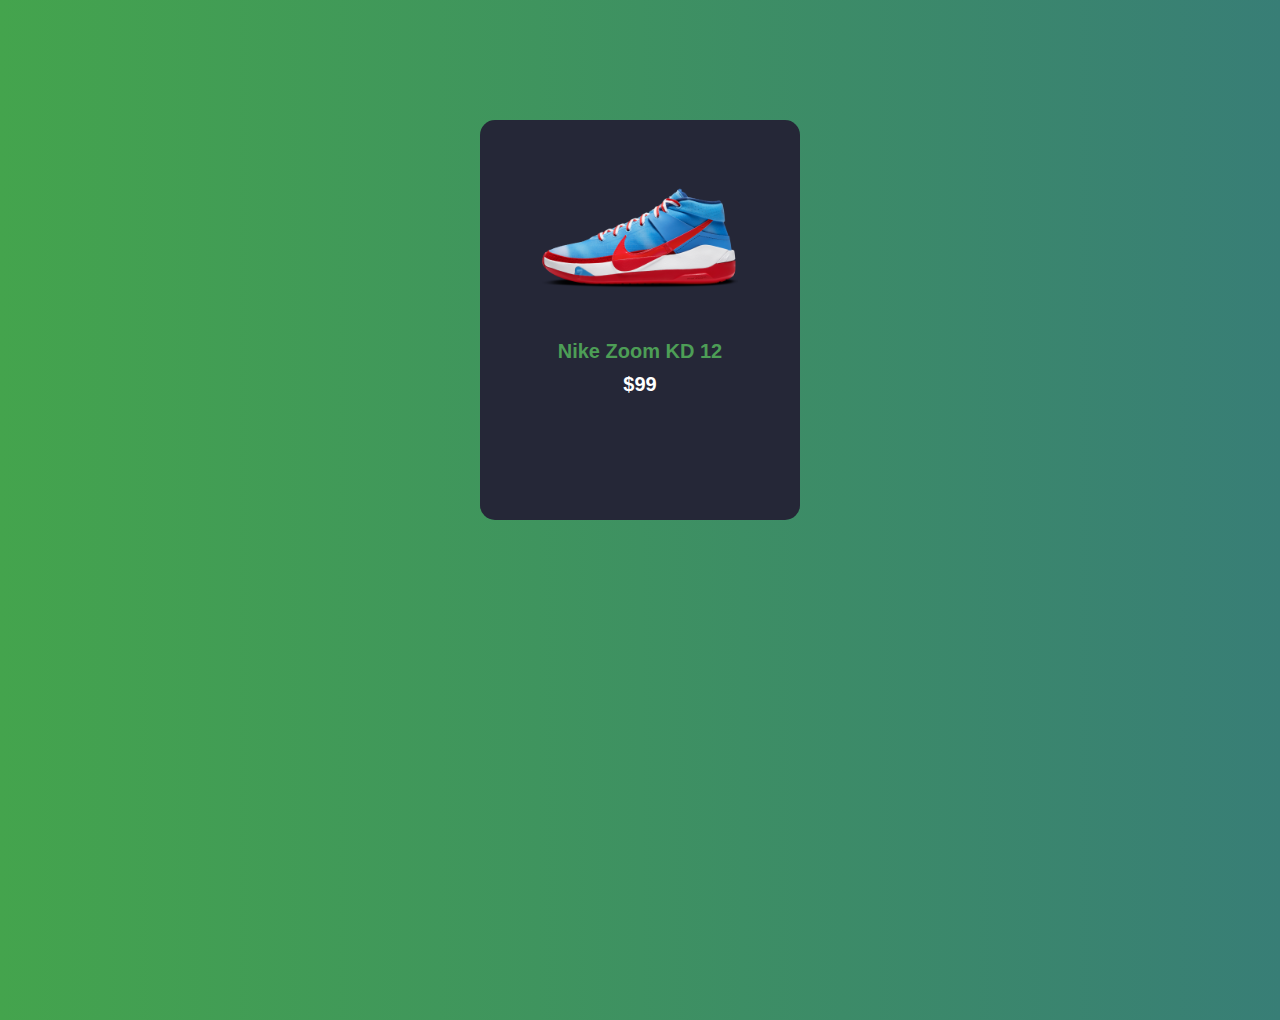
<file: Day 1/index.html>
<!DOCTYPE html>
<html lang="en">
<head>
    <meta charset="UTF-8">
    <meta http-equiv="X-UA-Compatible" content="IE=edge">
    <meta name="viewport" content="width=device-width, initial-scale=1.0">
    <title>Day 1</title>
    <link rel="stylesheet" href="https://cdnjs.cloudflare.com/ajax/libs/font-awesome/6.0.0-beta3/css/all.min.css" integrity="sha512-Fo3rlrZj/k7ujTnHg4CGR2D7kSs0v4LLanw2qksYuRlEzO+tcaEPQogQ0KaoGN26/zrn20ImR1DfuLWnOo7aBA==" crossorigin="anonymous" referrerpolicy="no-referrer" />
    <link rel="stylesheet" href="style.css">
</head>
<body>
    <div class="card">
        <div class="card__heart">
            <i class="fa fa-heart"></i>
        </div>
        <div class="card__cart">
            <i class="fa fa-shopping-cart"></i>
        </div>
        <div class="card__image">
            <img src="/image/day1.png" alt="">
        </div>
        <div class="card__title">Nike Zoom KD 12</div>
        <div class="card__price">$99</div>
        <div class="card__dis">
            <div class="card__size">
                <h3>Size:</h3>
                <span>6</span>
                <span>7</span>
                <span>8</span>
                <span>9</span>
            </div>  
            <div class="card__color">
                <h3>Color:</h3>
                <span class="card__color--green"></span>
                <span class="card__color--red"></span>
                <span class="card__color--black"></span>
            </div>
            <div class="card__btn">
                <button>Buy Now</button>
                <button>Add Cart</button>
            </div>
        </div>
    </div>
</body>
</html>
</file>
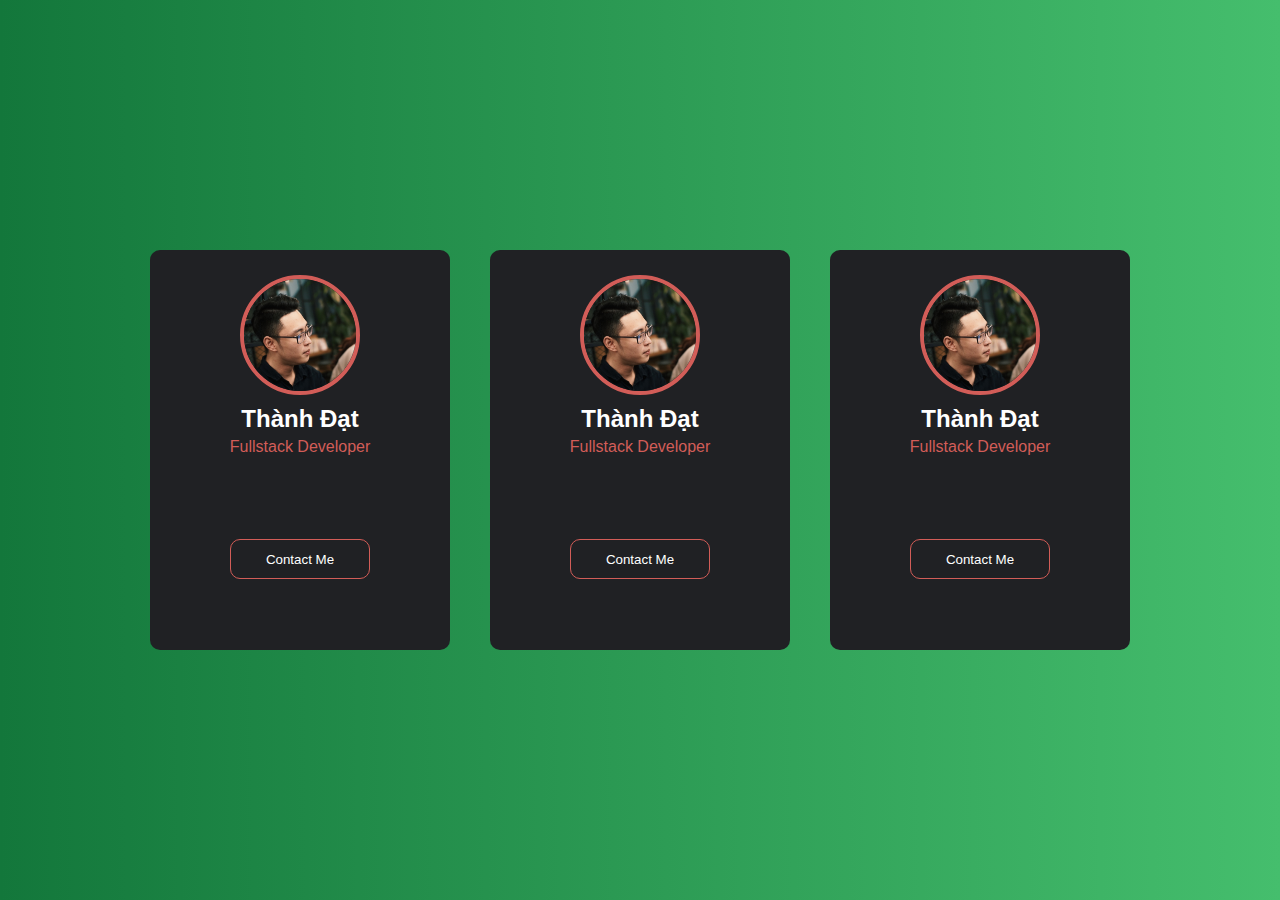
<file: Day 2/index.html>
<!DOCTYPE html>
<html lang="en">
<head>
    <meta charset="UTF-8">
    <meta http-equiv="X-UA-Compatible" content="IE=edge">
    <meta name="viewport" content="width=device-width, initial-scale=1.0">
    <title>Day 2</title>
    <link rel="stylesheet" href="https://cdnjs.cloudflare.com/ajax/libs/font-awesome/6.0.0-beta3/css/all.min.css" integrity="sha512-Fo3rlrZj/k7ujTnHg4CGR2D7kSs0v4LLanw2qksYuRlEzO+tcaEPQogQ0KaoGN26/zrn20ImR1DfuLWnOo7aBA==" crossorigin="anonymous" referrerpolicy="no-referrer" />
    <link rel="stylesheet" href="style.css">
</head>
<body>
    <div class="card">
        <div class="card__img">
            <img src="/image/dat.jpg" alt="">
        </div>
        <h2 class="card__name">Thành Đạt</h2>
        <span class="card__title">Fullstack Developer</span>
        <div class="card__social">
            <a href=""><i class="fab fa-facebook-f"></i></a>
            <a href=""><i class="fab fa-youtube"></i></a>
            <a href=""><i class="fab fa-tiktok"></i></a>
            <a href=""><i class="fab fa-github"></i></a>
        </div>
        <button class="card__btn">Contact Me</button>
    </div>


    <div class="card">
        <div class="card__img">
            <img src="/image/dat.jpg" alt="">
        </div>
        <h2 class="card__name">Thành Đạt</h2>
        <span class="card__title">Fullstack Developer</span>
        <div class="card__social">
            <a href=""><i class="fab fa-facebook-f"></i></a>
            <a href=""><i class="fab fa-youtube"></i></a>
            <a href=""><i class="fab fa-tiktok"></i></a>
            <a href=""><i class="fab fa-github"></i></a>
        </div>
        <button class="card__btn">Contact Me</button>
    </div>

    
    <div class="card">
        <div class="card__img">
            <img src="/image/dat.jpg" alt="">
        </div>
        <h2 class="card__name">Thành Đạt</h2>
        <span class="card__title">Fullstack Developer</span>
        <div class="card__social">
            <a href=""><i class="fab fa-facebook-f"></i></a>
            <a href=""><i class="fab fa-youtube"></i></a>
            <a href=""><i class="fab fa-tiktok"></i></a>
            <a href=""><i class="fab fa-github"></i></a>
        </div>
        <button class="card__btn">Contact Me</button>
    </div>
</body>
</html>
</file>
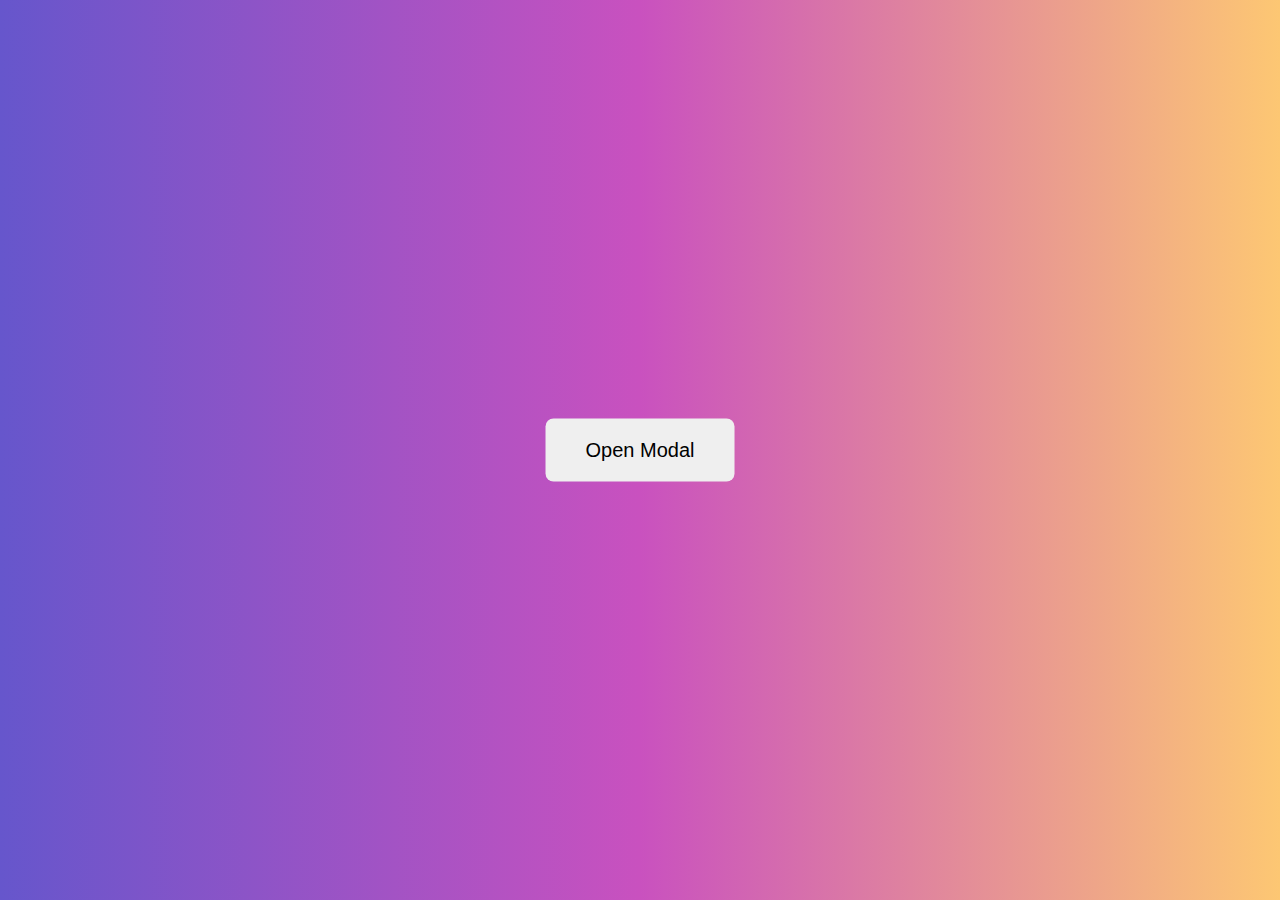
<file: Day 3/index.html>
<!DOCTYPE html>
<html lang="en">
<head>
    <meta charset="UTF-8">
    <meta http-equiv="X-UA-Compatible" content="IE=edge">
    <meta name="viewport" content="width=device-width, initial-scale=1.0">
    <title>Day 3</title>
    <link rel="stylesheet" href="https://cdnjs.cloudflare.com/ajax/libs/font-awesome/6.0.0-beta3/css/all.min.css" integrity="sha512-Fo3rlrZj/k7ujTnHg4CGR2D7kSs0v4LLanw2qksYuRlEzO+tcaEPQogQ0KaoGN26/zrn20ImR1DfuLWnOo7aBA==" crossorigin="anonymous" referrerpolicy="no-referrer" />
    <link rel="stylesheet" href="style.css">    
</head>
<body>
    <button class="btn__action">Open Modal</button>
    <div class="modal">  
        <div class="modal__box">
            <div class="modal__header">
                <span>Welcome to Nodemy</span>
                <i class="fa fa-close modal__header--icon"></i>
            </div>
            <div class="modal__body">
                <h2>Modal</h2>
                <p>Đây là phần body của modal</p>
            </div>
            <div class="modal__footer">
                <button class="modal__footer--btn">Close</button>
            </div>
        </div>
    </div>
    






    <!-- Link JS -->
    <script src="app.js"></script>
</body>
</html>
</file>
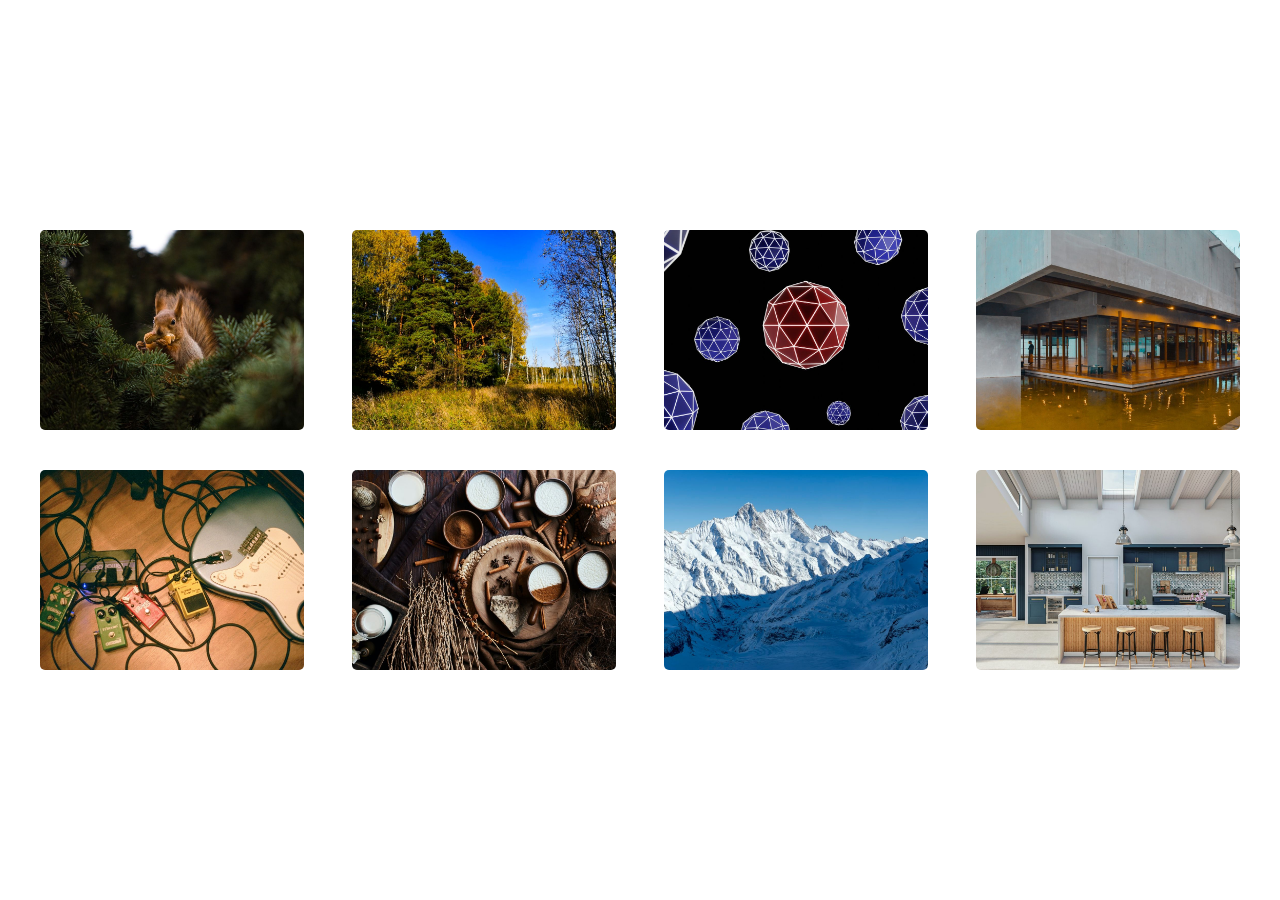
<file: Day 4/index.html>
<!DOCTYPE html>
<html lang="en">
<head>
    <meta charset="UTF-8">
    <meta http-equiv="X-UA-Compatible" content="IE=edge">
    <meta name="viewport" content="width=device-width, initial-scale=1.0">
    <title>Day 4</title>
    <link rel="stylesheet" href="https://cdnjs.cloudflare.com/ajax/libs/font-awesome/6.0.0-beta3/css/all.min.css" integrity="sha512-Fo3rlrZj/k7ujTnHg4CGR2D7kSs0v4LLanw2qksYuRlEzO+tcaEPQogQ0KaoGN26/zrn20ImR1DfuLWnOo7aBA==" crossorigin="anonymous" referrerpolicy="no-referrer" />
    <link rel="stylesheet" href="style.css">
</head>
<body>
    <div class="list__image">
        <!-- img 1 -->
        <div class="image__box">
            <img src="/image/img1.jpeg" alt="">
        </div>
        <!-- img 2 -->
        <div class="image__box">
            <img src="/image/img2.jpeg" alt="">
        </div>
        <!-- img 3 -->
        <div class="image__box">
            <img src="/image/img3.jpeg" alt="">
        </div>
        <!-- img 4 -->
        <div class="image__box">
            <img src="/image/img4.jpeg" alt="">
        </div>
        <!-- img 5 -->
        <div class="image__box">
            <img src="/image/img5.jpeg" alt="">
        </div>
        <!-- img 6 -->
        <div class="image__box">
            <img src="/image/img6.jpeg" alt="">
        </div>
        <!-- img 7 -->
        <div class="image__box">
            <img src="/image/img7.jpeg" alt="">
        </div>
        <!-- img 8 -->
        <div class="image__box">
            <img src="/image/img8.jpeg" alt="">
        </div>
    </div>

    <!-- Gallery -->
    <div class="gallery">        
            <i class="fa fa-close close"></i>
            <i class="fa fa-arrow-right right"></i>
            <i class="fa fa-arrow-left left"></i>       
        <div class="gallery__image">
            <img src="/image/img1.jpeg" alt="">
        </div>
    </div>


    <!-- Link JS -->
    <script src="app.js"></script>
</body>
</html>
</file>
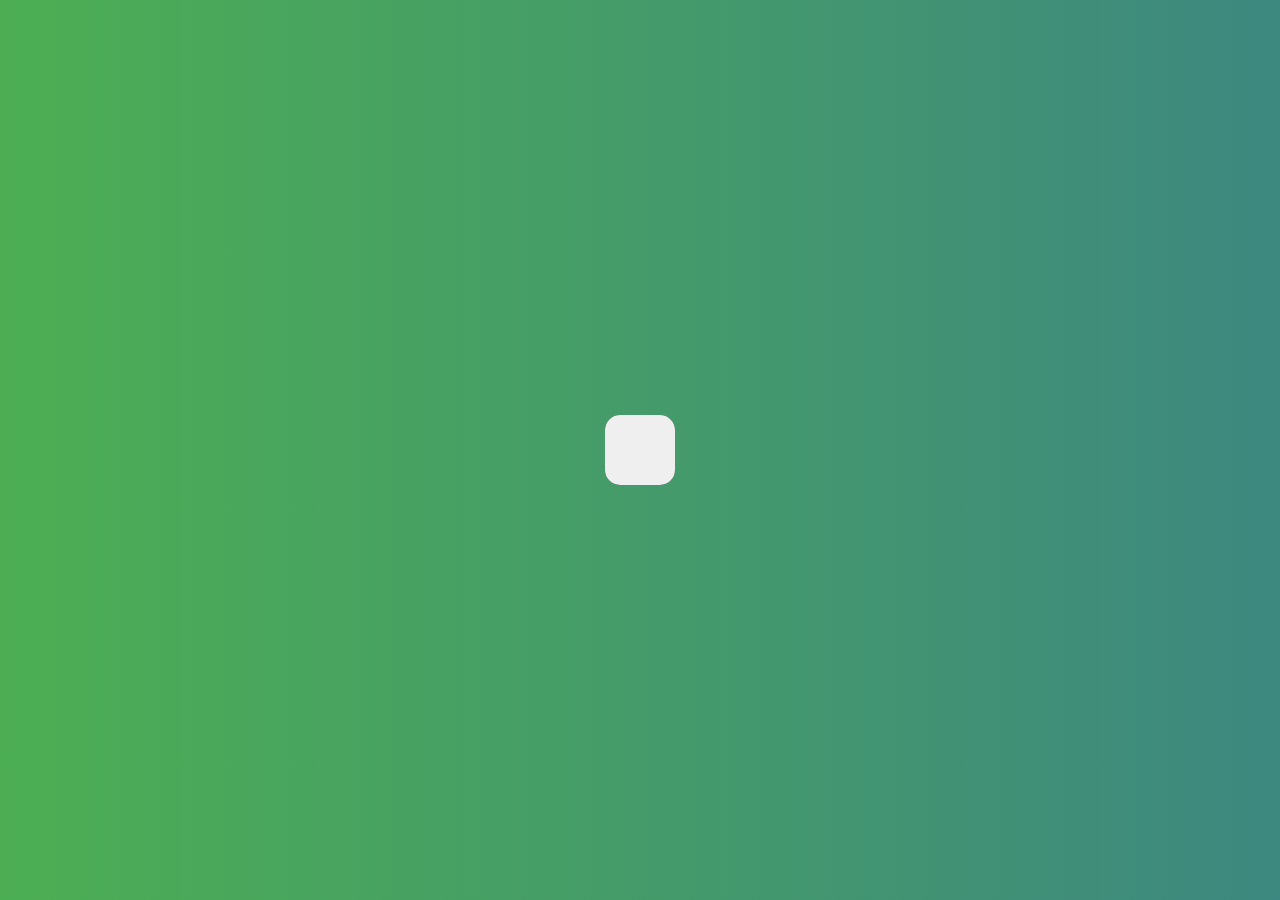
<file: Day 5/index.html>
<!DOCTYPE html>
<html lang="en">
<head>
    <meta charset="UTF-8">
    <meta http-equiv="X-UA-Compatible" content="IE=edge">
    <meta name="viewport" content="width=device-width, initial-scale=1.0">
    <title>Day 5</title>
    <link rel="stylesheet" href="https://cdnjs.cloudflare.com/ajax/libs/font-awesome/6.0.0-beta3/css/all.min.css" integrity="sha512-Fo3rlrZj/k7ujTnHg4CGR2D7kSs0v4LLanw2qksYuRlEzO+tcaEPQogQ0KaoGN26/zrn20ImR1DfuLWnOo7aBA==" crossorigin="anonymous" referrerpolicy="no-referrer" />
    <link rel="stylesheet" href="style.css">
</head>
<body>
    
    <div class="search-box">
        <input class="search-box__input" type="text">
        <button class="search-box__btn"><i class="fa fa-search"></i></button>
    </div>



    <!-- Link JS -->
    <script src="app.js"></script>
</body>
</html>
</file>
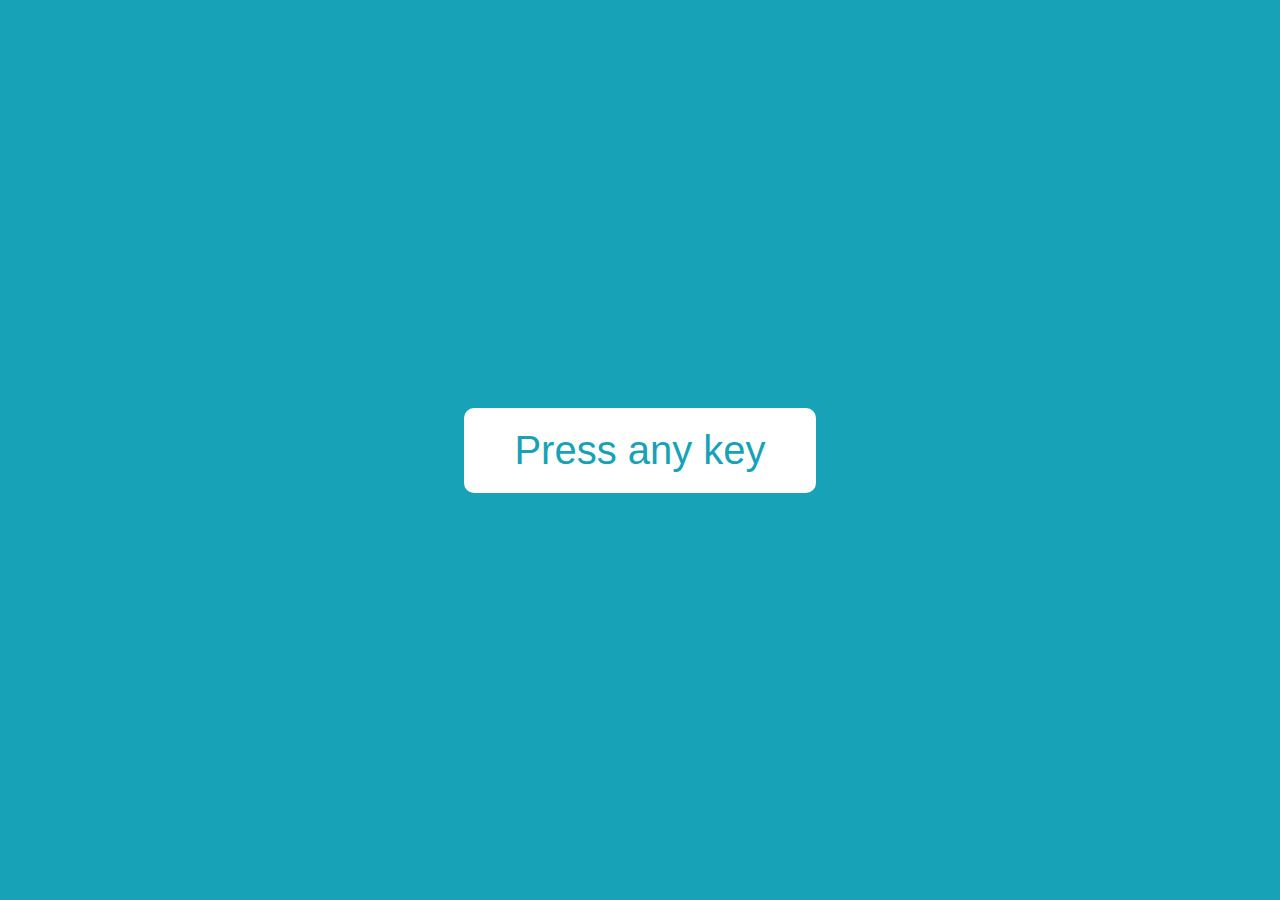
<file: Day 6/index.html>
<!DOCTYPE html>
<html lang="en">

<head>
    <meta charset="UTF-8">
    <meta http-equiv="X-UA-Compatible" content="IE=edge">
    <meta name="viewport" content="width=device-width, initial-scale=1.0">
    <title>Day 6</title>
    <link rel="stylesheet" href="https://cdnjs.cloudflare.com/ajax/libs/font-awesome/6.0.0-beta3/css/all.min.css"
        integrity="sha512-Fo3rlrZj/k7ujTnHg4CGR2D7kSs0v4LLanw2qksYuRlEzO+tcaEPQogQ0KaoGN26/zrn20ImR1DfuLWnOo7aBA=="
        crossorigin="anonymous" referrerpolicy="no-referrer" />
    <link rel="stylesheet" href="style.css">
</head>

<body>
    <span class="press">Press any key</span>
    <div class="box_box hide">
        <div class="keyboard">
            18
        </div>
        <div class="key__box">
            <div class="key__box--key">
                <div>Key</div>
                <div class="key--value">Key</div>
            </div>
            <div class="key__box--location">
                <div>Location</div>
                <div class="location--value">Key</div>
            </div>
            <div class="key__box--which">
                <div>Which</div>
                <div class="which--value">Key</div>
            </div>
            <div class="key__box--code">
                <div>Code</div>
                <div class="code--value">Key</div>
            </div>
        </div>
    </div>


    <!-- Link JS -->
    <script src="app.js"></script>
</body>

</html>
</file>
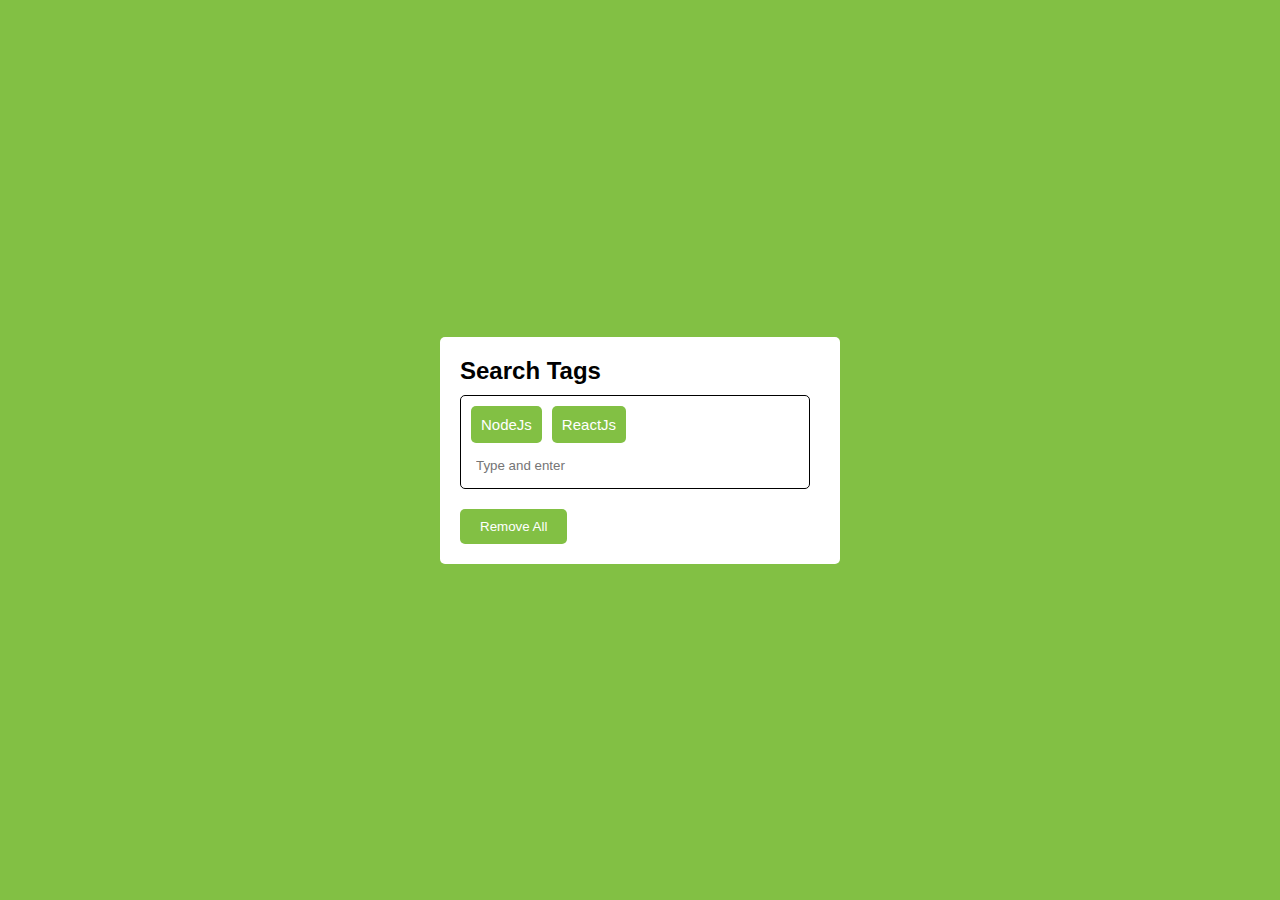
<file: Day 7/index.html>
<!DOCTYPE html>
<html lang="en">
<head>
    <meta charset="UTF-8">
    <meta http-equiv="X-UA-Compatible" content="IE=edge">
    <meta name="viewport" content="width=device-width, initial-scale=1.0">
    <title>Day 7</title>
    <link rel="stylesheet" href="https://cdnjs.cloudflare.com/ajax/libs/font-awesome/6.0.0-beta3/css/all.min.css"
        integrity="sha512-Fo3rlrZj/k7ujTnHg4CGR2D7kSs0v4LLanw2qksYuRlEzO+tcaEPQogQ0KaoGN26/zrn20ImR1DfuLWnOo7aBA=="
        crossorigin="anonymous" referrerpolicy="no-referrer" />
    <link rel="stylesheet" href="style.css">
</head>
<body>
    <div class="wrapper">
        <h2>Search Tags</h2>
        <div class="wrapper__box">
            <input type="text" placeholder="Type and enter">
        </div>
        <button class="btn__remove">Remove All</button>
    </div>



    <!-- Link JS -->
    <script src="app.js"></script>
</body>
</html>
</file>
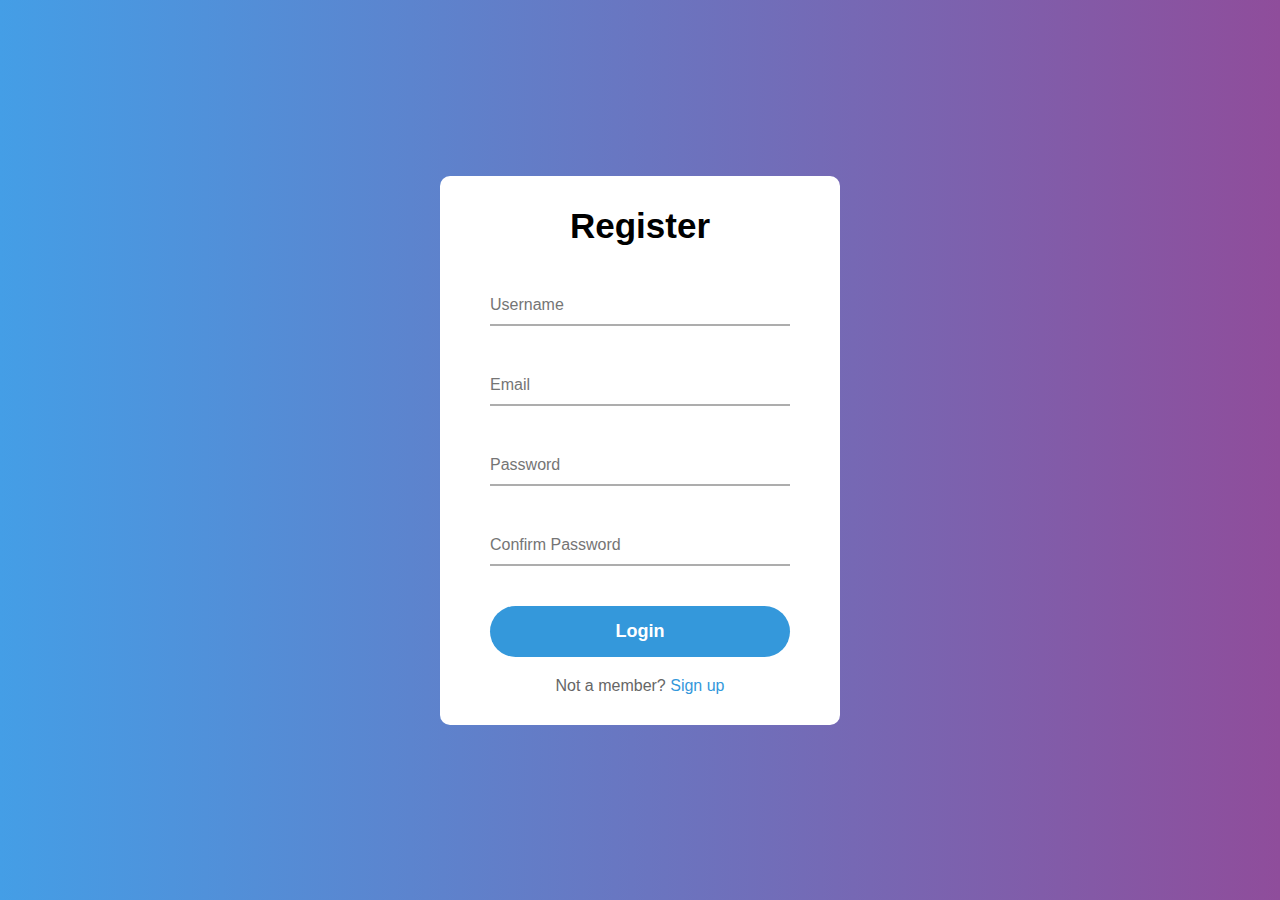
<file: Day 8/index.html>
<!DOCTYPE html>
<html lang="en">
<head>
    <meta charset="UTF-8">
    <meta http-equiv="X-UA-Compatible" content="IE=edge">
    <meta name="viewport" content="width=device-width, initial-scale=1.0">
    <title>Day 8</title>
    <link rel="stylesheet" href="https://cdnjs.cloudflare.com/ajax/libs/font-awesome/6.0.0-beta3/css/all.min.css"
        integrity="sha512-Fo3rlrZj/k7ujTnHg4CGR2D7kSs0v4LLanw2qksYuRlEzO+tcaEPQogQ0KaoGN26/zrn20ImR1DfuLWnOo7aBA=="
        crossorigin="anonymous" referrerpolicy="no-referrer" />
    <link rel="stylesheet" href="style.css">
</head>
<body>
    <div class="register-box">
        <form id="form-control" action="">
            <h2>Register</h2>
            <div class="input-control">
                <input id="username" type="text" placeholder="Username">
                <small></small>
                <span></span>
            </div>

            <div class="input-control">
                <input id="email" type="email" placeholder="Email">
                <small></small>
                <span></span>
            </div>

            <div class="input-control">
                <input id="password" type="password" placeholder="Password">
                <small></small>
                <span></span>
            </div>

            <div class="input-control">
                <input id="confirm-password" type="password" placeholder="Confirm Password ">
                <small></small>
                <span></span>
            </div>

            <button type="submit" class="btn-submit">Login</button>
            <div class="signup">
                Not a member? <a href="#">Sign up</a>
            </div>
        </form>
    </div>





    <!-- Link JS -->
    <script src="app.js"></script>
</body>
</html>
</file>
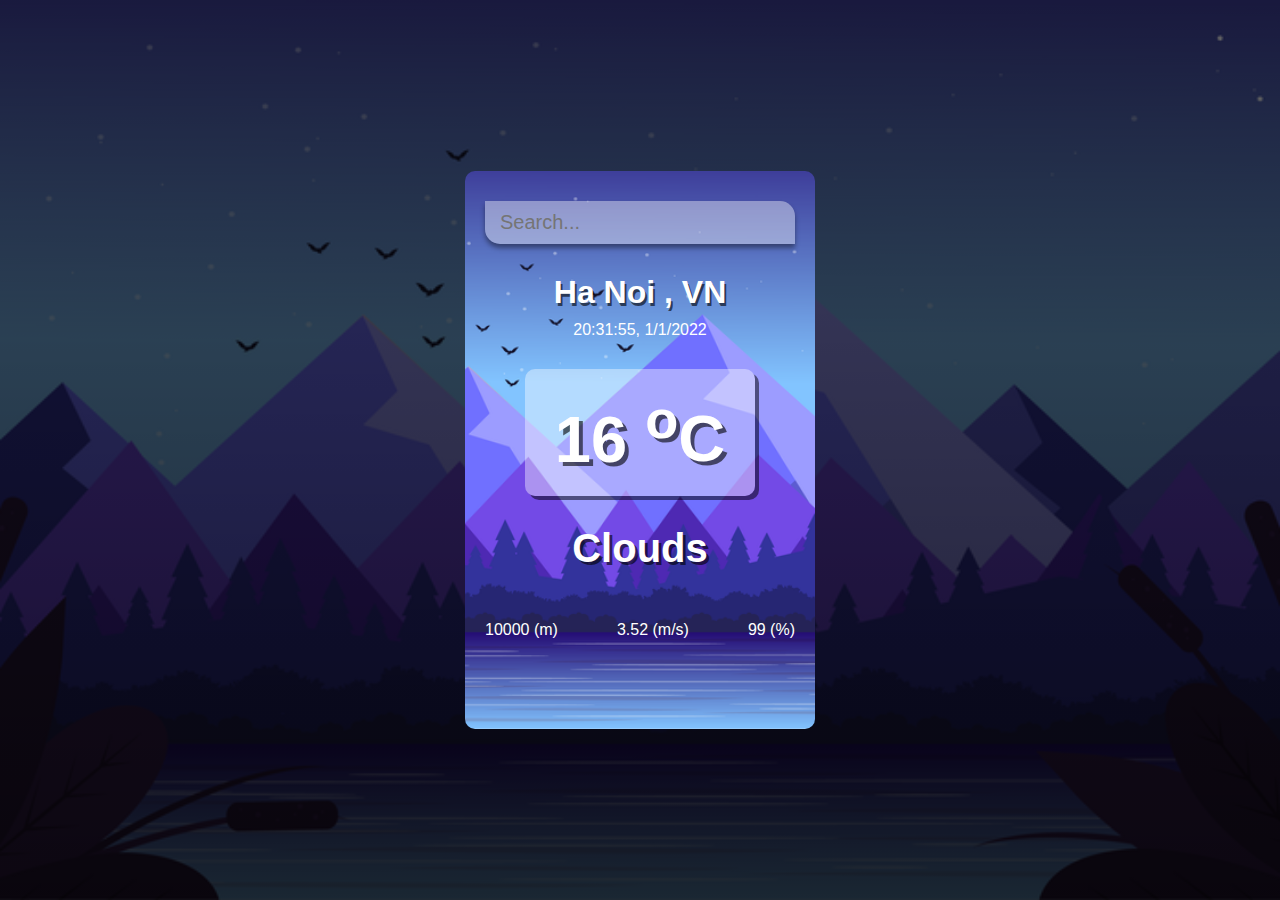
<file: Day 9/index.html>
<!DOCTYPE html>
<html lang="en">
<head>
    <meta charset="UTF-8">
    <meta http-equiv="X-UA-Compatible" content="IE=edge">
    <meta name="viewport" content="width=device-width, initial-scale=1.0">
    <title>Day 9</title>
    <link rel="stylesheet" href="https://cdnjs.cloudflare.com/ajax/libs/font-awesome/6.0.0-beta3/css/all.min.css"
        integrity="sha512-Fo3rlrZj/k7ujTnHg4CGR2D7kSs0v4LLanw2qksYuRlEzO+tcaEPQogQ0KaoGN26/zrn20ImR1DfuLWnOo7aBA=="
        crossorigin="anonymous" referrerpolicy="no-referrer" />
    <link rel="stylesheet" href="style.css">
</head>
<body>
    <div class="weather">
        <input type="text" class="search" placeholder="Search...">
        <div class="content">
            <h1 class="capital">
                <span class="city">Ha Noi</span>
                <span>,</span>
                <span class="country">VN</span>
            </h1>
        </div>
        <div class="time">
            <span>20:31:55, 1/1/2022</span>
        </div>
        <div class="temperature">
            <span class="temperature-value">16</span>
            <span><sup>o</sup>C</span>
            
        </div>
        <div class="short-desc">
            <span>Clouds</span>
        </div>
        <div class="more-weather">
            <div class="item eye">
                <i class="far fa-eye"></i>
                <span>10000 (m)</span>
            </div>

            <div class="item cloud">
                <i class="fas fa-cloud"></i>
                <span>3.52 (m/s)</span>
            </div>

            <div class="item sun">
                <i class="far fa-sun"></i>
                <span>99 (%)</span>
            </div>
        </div>
    </div>



    <!-- Link JS -->
    <script src="app.js"></script>
</body>
</html>
</file>
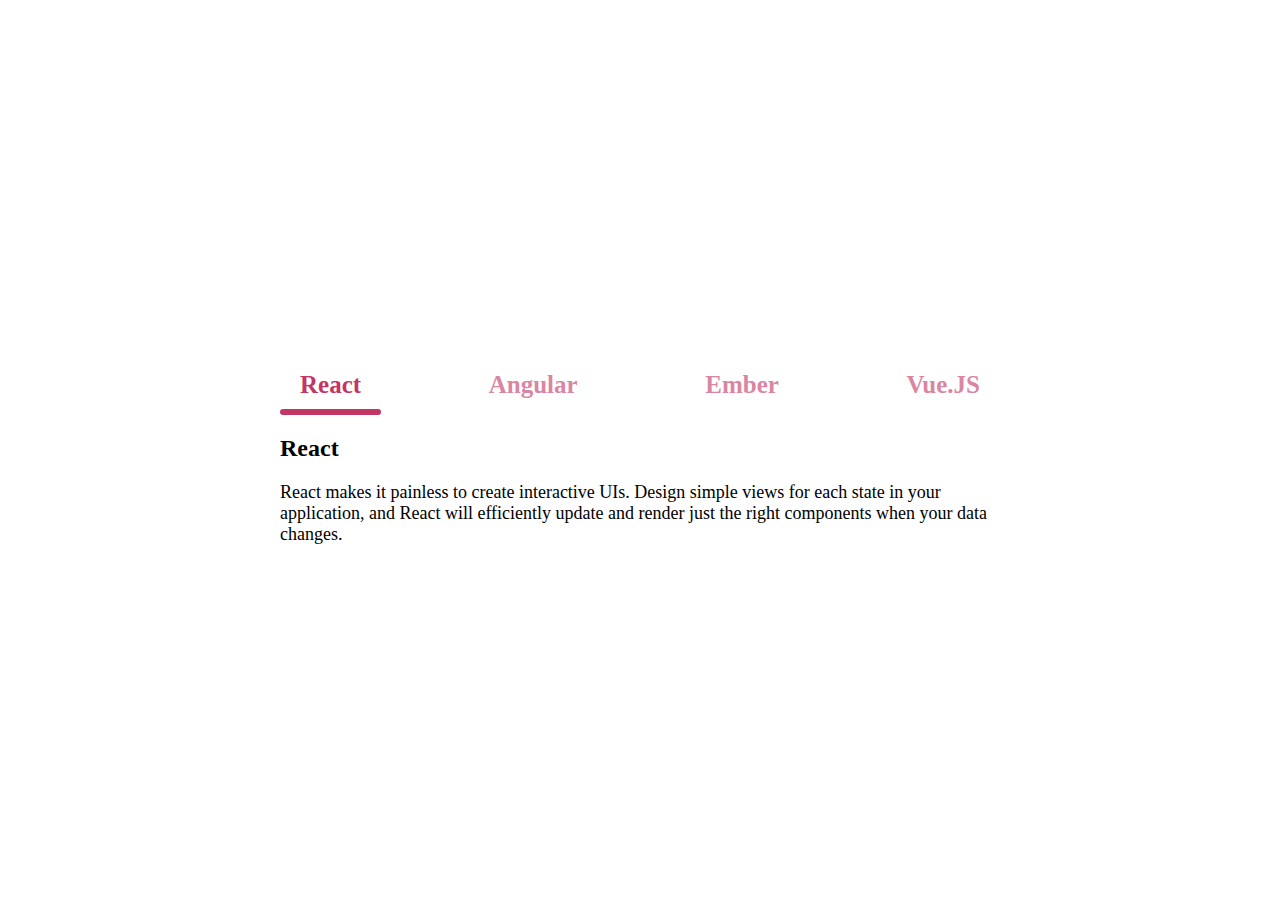
<file: Tabs UI F8/index.html>
<!DOCTYPE html>
<html lang="en">
<head>
    <meta charset="UTF-8">
    <meta http-equiv="X-UA-Compatible" content="IE=edge">
    <meta name="viewport" content="width=device-width, initial-scale=1.0">
    <title>Tabs UI F8</title>
    <link rel="stylesheet" href="https://cdnjs.cloudflare.com/ajax/libs/font-awesome/5.15.2/css/all.min.css" integrity="sha512-HK5fgLBL+xu6dm/Ii3z4xhlSUyZgTT9tuc/hSrtw6uzJOvgRr2a9jyxxT1ely+B+xFAmJKVSTbpM/CuL7qxO8w==" crossorigin="anonymous" />
    <link href="https://fonts.googleapis.com/css2?family=Poppins:wght@300;400;500;600&display=swap" rel="stylesheet">
    <link rel="stylesheet" href="style.css">
</head>
<body>
    <div class="tabs">
        <div class="tab-item active">
            <i class="tab-icon fas fa-code"></i>
            React
        </div>
        <div class="tab-item">
            <i class="tab-icon fas fa-cog"></i>
            Angular
        </div>
        <div class="tab-item">
            <i class="tab-icon fas fa-plus-circle"></i>
            Ember
        </div>
        <div class="tab-item">
            <i class="tab-icon fas fa-pen-nib"></i>
            Vue.JS
        </div>
        <div class="line"></div>
    </div>
    <div class="contents">
        <div class="tab-content active">
            <h2>React</h2>
            <p>React makes it painless to create interactive UIs. Design simple views for each state in your application, and React will efficiently update and render just the right components when your data changes.</p>
        </div>
        <div class="tab-content">
            <h2>Angular</h2>
            <p>Angular is an application design framework and development platform for creating efficient and sophisticated single-page apps.</p>
        </div>
        <div class="tab-content">
            <h2>Ember</h2>
            <p>Ember.js is a productive, battle-tested JavaScript framework for building modern web applications. It includes everything you need to build rich UIs that work on any device.</p>
        </div>
        <div class="tab-content">
            <h2>Vue.js</h2>
            <p>Vue (pronounced /vjuː/, like view) is a progressive framework for building user interfaces. Unlike other monolithic frameworks, Vue is designed from the ground up to be incrementally adoptable.</p>
        </div>
    </div>


    <script src="app.js"></script>
</body>
</html>
</file>
<file: Day 1/style.css>
/* Reset CSS */
* {
    margin: 0;
    padding: 0;
    box-sizing: border-box;
}

@import url('https://fonts.googleapis.com/css2?family=Poppins:ital,wght@0,400;0,500;1,400;1,500&display=swap');

:root {
    --primary-color: #4d9e56;
}

body {
    height: 100vh;
    font-family: 'Poppins', sans-serif;
    background: linear-gradient(to right, #44a44d, #387e76);
}

.card {
    width: 320px;
    height: 400px;
    background-color: #252737;
    border-radius: 15px;
    margin: 120px auto;
    position: relative;
    padding: 20px;
}

.card__heart, .card__cart {
    position: absolute;
    top: 15px;
    left: 20px;
    color: white;
    font-size: 15px;
}

.card__cart {
    left: unset;
    right: 15px;
}

.card__image {
    width: 70%;
    margin: 0 auto;
    transition: 0.5s;
}

.card__image img {
    width: 100%;
    object-fit: cover;
}   

.card__title, .card__price {
    color: white;
    font-size: 20px;
    font-weight: bold;
    text-align: center;
    margin-bottom: 10px;
    transition: 0.5s;
}

.card__title {
    color: var(--primary-color);
}

.card__size, .card__color {
    display: flex;
    color: white;
    align-items: center;
    margin-bottom: 10px;
}

.card__size span {
    background-color: #d5d5d5;
    color: black;
    padding: 2px 10px;
    border-radius: 5px;
    margin-left: 10px;
    font-weight: bold;
}

.card__color span{
    width: 20px;
    height: 20px;
    margin-left: 10px;
    border-radius: 50%;
}

.card__color--green {
    background-color: green;
}

.card__color--red {
    background-color: red;
}

.card__color--black {
    background-color: black;
}

.card__btn button {
    border: none;
    outline: none;
    background-color: var(--primary-color);
    padding: 10px 20px;
    margin-right: 5px;
    color: white;
    font-weight: bold;
    border-radius: 5px;
    transition: 0.5s;
}

.card__btn button:hover {
    padding: 8px 18px;
}

.card:hover .card__image {
    transform: rotate(-20deg) translateY(-70px);
}

.card:hover .card__title {
    transform: translate(-40px, -60px);
    font-size: 25px;
}

.card:hover .card__price {
    transform: translate(-120px, -60px);
    font-size: 25px;
}

.card__dis {
    margin-top: 150px;
    opacity: 0;
    transition: 0.5s;
}

.card:hover .card__dis {
    margin-top: -20px;
    opacity: 1;
}

.card__heart, .card__cart, .card__image, .card__size span, .card__color span, .card__btn button {
    cursor: pointer;
}
</file>
<file: Day 2/style.css>
/* Reset CSS */
* {
    padding: 0;
    margin: 0;
    box-sizing: border-box;
}

@import url('https://fonts.googleapis.com/css2?family=Poppins:ital,wght@0,400;0,500;1,400;1,500&display=swap');

:root {
    --primary-color: #d25d58;
}

body {
    background: linear-gradient(to right, #13773b, #45be6d);
    height: 100vh;
    font-family: 'Poppins', sans-serif;
    display: flex;
    align-items: center;
    justify-content: center;
}

.card {
    width: 300px;
    height: 400px;
    background-color: #202124;
    text-align: center;
    border-radius: 10px;
    margin: 0 20px;
    overflow: hidden;
}

.card__img {
    width: 120px;
    height: 120px;
    border: 4px solid var(--primary-color);
    border-radius: 50%;
    overflow: hidden;
    margin: 0 auto;
    transform: translateY(25px);
    cursor: pointer;
    transition: 0.5s;
}

.card__img img {
    width: 100%;
    height: 100%;
    object-fit: cover;
    object-position: center;
}

.card__img:hover {
    width: 100%;
    height: 100%;
    border-radius: unset;
    border: none;
    transform: translateY(0);
}

.card__name {
    color: white;
    margin: 35px 0 5px 0;
}

.card__title {
    color: var(--primary-color);
}

.card__social {
    margin: 30px 0;
}

.card__social a{
    color: white;
    font-size: 20px;
    padding: 0 20px;
    transition: 0.5s;
}

.card__social a:hover {
    color: var(--primary-color);
}

.card__btn {
    border: 1px solid var(--primary-color);
    background-color: #202124;
    color: white;
    width: 140px;
    height: 40px;
    border-radius: 10px;
    cursor: pointer;
    transition: 0.5s;
}

.card__btn:hover {
    background-color: var(--primary-color);
}
</file>
<file: Day 3/style.css>
/* Reset CSS */
* {
    padding: 0;
    margin: 0;
    box-sizing: border-box;
}

:root {
    --primary-color: #e26e70;
}

@import url('https://fonts.googleapis.com/css2?family=Poppins:ital,wght@0,400;0,500;1,400;1,500&display=swap');

body {
    background: linear-gradient(to right, #6656cc, #c951bf, #fdc773);
    height: 100vh;
    font-family: 'Poppins', sans-serif;
}

.btn__action {
    position: relative;
    top: 50%;
    left: 50%;
    transform: translate(-50%, -50%);
    padding: 20px 40px;
    border-radius: 8px;
    border: none;
    outline: none;
    font-size: 20px;
    cursor: pointer;
}

.modal {
    background-color: rgba(0, 0, 0 ,0.5);
    position: fixed;
    top: 0;
    left: 0;
    width: 100%;
    height: 100%;
    display: none;
}

.modal__box {
    width: 400px;
    height: 180px;
    background-color: #fff;
    border-radius: 5px;
    margin: 200px auto;
    overflow: hidden;
    animation: mymove 0.5s ease;
}

.modal__header {
    background-color: var(--primary-color);
    color: white;
    display: flex;
    align-items: center;
    justify-content: space-between;
    padding: 10px;
    font-size: 17px;
}

.modal__header .modal__header--icon {
    cursor: pointer;
}

.modal__body {
    padding: 10px;
}

.modal__body h2 {
    color: var(--primary-color);
    padding-bottom: 10px;
}

.modal__footer {
    text-align: right;
    padding: 15px;
}

.modal__footer .modal__footer--btn {
    color: white;
    background-color: var(--primary-color);
    border: none;
    outline: none;
    padding: 10px 20px;
    border-radius: 5px;
    cursor: pointer;
}

.active {
    display: block;
}

@keyframes mymove {
    from {
        margin: 0 auto;
        opacity: 0;
    }

    to {
        margin: 200px auto;
        opacity: 1;
    }
}
</file>
<file: Day 4/style.css>
/* Reset CSS */
* {
    padding: 0;
    margin: 0;
    box-sizing: border-box;
}

body {
    height: 100vh;
    display: flex;
    align-items: center;
    justify-content: center;
    position: relative;
}

.list__image {
    width: 1200px;
    display: flex;
    flex-wrap: wrap;
    justify-content: space-between;
}

.image__box {
    width: 22%;
    height: 200px;
    border-radius: 5px;
    margin: 20px 0;
    overflow: hidden;
}

.image__box img {
    width: 100%;
    height: 100%;
    object-fit: cover;
    object-position: center;
    cursor: pointer;
    transition: 0.5s;
}

.image__box:hover img {
    transform: scale(1.2);
}

.gallery {
    position: fixed;
    background: rgba(0, 0, 0, 0.8);
    top: 0;
    left: 0;
    width: 100%;
    height: 100%;
    pointer-events: none;
    opacity: 0;
    transition: 0.5s linear;
}

.close, .right, .left{
    position: absolute;
    font-size: 40px;
    color: white;
    cursor: pointer;
}

.close {
    top: 10px;
    right: 10px;
}

.right {
    top: 50%;
    right: 50px;
    transform: translateY(-50%);
}

.left {
    top: 50%;
    left: 50px;
    transform: translateY(-50%);
}

.gallery__image {
    position: absolute;
    width: 60%;
    top: 50%;
    left: 50%;
    transform: translate(-50%, -50%);

}

.gallery__image img {
    width: 100%;
}

.show {
    opacity: 1;
    pointer-events: auto;
}

.hide {
    display: none;
}
</file>
<file: Day 5/style.css>
/* Reset CSS */
* {
    padding: 0;
    margin: 0;
    box-sizing: border-box;
}

@import url('https://fonts.googleapis.com/css2?family=Poppins:ital,wght@0,400;0,500;1,400;1,500&display=swap');

body {
    height: 100vh;
    background: linear-gradient(to right, #4cae53, #3d8880);
    display: flex;
    font-family: 'Poppins', sans-serif;
    align-items: center;
    justify-content: center;
}


.search-box {
    width: 70px;
    height: 70px;
    background-color: #242628;
    overflow: hidden;
    border-radius: 15px;
    position: relative;
    transition: 0.5s;
}

.search-box__input {
    border: none;
    outline: none;
    background-color: transparent;
    color: white;
    padding: 0 100px 0 20px;
    font-size: 30px;
    width: 100%;
    height: 100%;
}

.search-box__btn {
    position: absolute;
    top: 0;
    right: 0;
    width: 70px;
    height: 70px;
    border: none;
    outline: none;
    font-size: 30px;
}

.w-400 {
    width: 400px;
}
</file>
<file: Day 6/style.css>
/* Reset CSS */
* {
    padding: 0;
    margin: 0;
    box-sizing: border-box;
}

@import url('https://fonts.googleapis.com/css2?family=Poppins:ital,wght@0,400;0,500;1,400;1,500&display=swap');

:root {
    --primary-color: #17a2b8;
}

body {
    height: 100vh;
    background-color: var(--primary-color);
    font-family: 'Poppins', sans-serif;
    display: flex;
    align-items: center;
    justify-content: center;
}

.press {
    border-radius: 10px;
    padding: 20px 50px;
    font-size: 40px;
    background-color: #fff;
    color: var(--primary-color);
    font-weight: 500;
}

.box_box {
    display: flex;
    align-items: center;
    justify-content: center;
    flex-direction: column;
}

.key__box {
    display: flex;
    text-align: center;
    font-size: 20px;
}

.keyboard {
    width: 250px;
    height: 250px;
    border: 7px solid #fff;
    color: white;
    border-radius: 50%;
    display: flex;
    align-items: center;
    justify-content: center;
    font-size: 70px;
    font-weight: bold;
    margin-bottom: 50px;
}


.key__box--key, 
.key__box--location, 
.key__box--which,
.key__box--code {
    width: 300px;
    height: 100px;
    border-radius: 10px;
    overflow: hidden;
    margin: 20px;
}


.key__box--key div, 
.key__box--location div, 
.key__box--which div, 
.key__box--code div {
    background-color: #78c0c9;
    line-height:50px;
    color: white;
}

.key__box--key div:last-child,
.key__box--location div:last-child,
.key__box--which div:last-child,
.key__box--code div:last-child{
    width: 100%;
    line-height: 50px;
    background-color: #fff;
    color: black;
}

.hide {
    display: none;
}
</file>
<file: Day 7/style.css>
/* Reset CSS */
* {
    padding: 0;
    margin: 0;
    box-sizing: border-box;
}

:root {
    --primary-color: #82c044;
}

@import url('https://fonts.googleapis.com/css2?family=Poppins:ital,wght@0,400;0,500;1,400;1,500&display=swap');

body {
    height: 100vh;
    background-color: var(--primary-color);
    font-family: 'Poppins', sans-serif;
    display: flex;
    align-items: center;
    justify-content: center;
}

.wrapper {
    width: 400px;
    background-color: #fff;
    border-radius: 5px;
    padding: 20px;
}

.wrapper h2 {
    margin-bottom: 10px;
}

.wrapper__box {
    width: 350px;
    border: 1px solid black;
    border-radius: 5px;
    padding: 5px;
    display: flex;
    flex-wrap: wrap;
}

.wrapper__box li {
    list-style: none;
    padding: 10px;
    background-color: var(--primary-color);
    color: white;
    font-size: 15px;
    border-radius: 5px;
    margin: 5px;
}

.wrapper__box li i {
    font-size: 10px; 
    cursor: pointer;   
}

.wrapper__box input {
    border: none;
    outline: none;
    width: 100%;
    padding: 10px;
}

.btn__remove {
    border: none;
    outline: none;
    background-color: var(--primary-color);
    border-radius: 5px;
    color: white;
    padding: 10px 20px;
    margin-top: 20px;
    cursor: pointer;
}
</file>
<file: Day 8/style.css>
/* Reset CSS */
* {
    padding: 0;
    margin: 0;
    box-sizing: border-box;
}

:root {
    --success-color: #3498db;
    --error-color: #e85748;
}

@import url('https://fonts.googleapis.com/css2?family=Poppins:ital,wght@0,400;0,500;1,400;1,500&display=swap');

body{
    background: linear-gradient(to right, #449ee6, #8f4d9b);
    height: 100vh;
    font-family: 'Poppins', sans-serif;
    display: flex;
    align-items: center;
    justify-content: center;
}

.register-box {
    width: 400px;
    background-color: #fff;
    padding: 30px 50px;
    border-radius: 10px;
}

.register-box h2 {
    text-align: center;
    font-weight: 600;
    font-size: 35px;
}

.input-control {
    margin-top: 40px;
    position: relative;
}

.input-control input {
    width: 100%;
    height: 40px;
    border: none;
    outline: none;
    border-bottom: 2px solid #adadad;
    font-size: 16px;
}

.input-control span {
    position: absolute;
    border-bottom: 3px solid var(--success-color);
    width: 0;
    left: 0;
    top: 37px;
    transition:0.3s;
}

.input-control input:focus ~ span {
    width: 100%;
}

.input-control.error {
    color: var(--error-color);
}

.input-control.error input {
    border-bottom: 3px solid var(--error-color);
}

.btn-submit {
    width: 100%;
    background-color: var(--success-color);
    border: none;
    outline: none;
    border-radius: 50px;
    font-size: 18px;
    font-weight: bold;
    color: white;
    padding: 15px 0;
    margin-top: 40px;
    cursor: pointer;
    transition: 0.5s;
}

.btn-submit:hover {
    background-color: #08609a;
}

.signup {
    color: #666;
    text-align: center;
    margin-top: 20px;
}

.signup a {
    color: var(--success-color);
    text-decoration: none;
}

.signup a:hover {
    text-decoration: underline;
}
</file>
<file: Day 9/style.css>
/* Reset CSS */
* {
    padding: 0;
    margin: 0;
    box-sizing: border-box;
}

@import url('https://fonts.googleapis.com/css2?family=Poppins:ital,wght@0,400;0,500;1,400;1,500&display=swap');

body{
    background:  linear-gradient(to bottom, rgba(0,0,0,0.6), rgba(0,0,0,0.8)), url('../image/cold.png') no-repeat center/cover;  
    height: 100vh;
    font-family: 'Poppins', sans-serif;
    display: flex;
    justify-content: center;
    align-items: center;
    transition: 0.8s;
}

.weather {
    width: 350px;
    background: url('../image/cold.png') no-repeat center/cover;
    padding: 20px;
    border-radius: 10px;
    color: white;
    text-align: center;
    transition: 0.5s;
}

.weather input {
    width: 100%;
    border: none;
    outline: none;
    border-radius: 0 15px 0 15px;
    padding: 10px 15px;
    font-size: 20px;
    background-color: rgba(255,255,255,0.4);
    box-shadow: 0 4px 5px rgba(0,0,0, 0.4);
    margin-top: 10px;
    margin-bottom: 30px;
    transition: 0.5s;
}

.weather input:focus{
    border-radius: 15px 0 15px 0;
    background-color: #fff;
}

.content {
    text-align: center;
}

.content h1 {
    text-shadow: 2px 3px  0 rgba(0,0,0,0.6);
}

.time {
    margin: 10px 0 30px 0;
}

.temperature {
    font-size: 65px;
    font-weight: bold;
    border-radius: 10px;
    background-color: rgba(255,255,255, 0.4);
    box-shadow: 4px 4px 0 rgba(0,0,0, 0.5);
    text-shadow: 4px 4px 0 rgba(0,0,0,0.6);
    padding: 20px 0;
    margin: 0 40px;
}

.short-desc {
    font-size: 40px;
    font-weight: bold;
    text-shadow: 3px 3px 0 rgba(0,0,0,0.6);
    margin: 30px 0;
}

.more-weather {
    margin-bottom: 70px;
    display: flex;
    justify-content: space-between;
}

.item{
    display: flex;
    flex-direction: column;
}

.item i {
    margin: 10px 0;
}

.hide{
    visibility: hidden;
    opacity: 0;
}
</file>
<file: Tabs UI F8/style.css>
/* Reset CSS */
* {
    margin: 0;
    padding: 0;
    box-sizing: border-box;
}

:root {
    --active-color: #c23564;
}

body {
    min-height: 100vh;
    display: flex;
    flex-direction: column;
    justify-content: center;
    align-items: center;
}

.tabs {
    display: flex;
    justify-content: space-between;
    width: 720px;
    position: relative;
}

.tab-item {
    min-width: 80px;
    padding: 16px 20px 11px 20px;
    font-size: 25px;
    font-weight: bold;
    text-align: center;
    color: var(--active-color);
    border-bottom: 5px solid transparent;
    opacity: 0.6;
    transition: all 0.5s ease;
    cursor: pointer;
}

.tab-item:hover {
    color: var(--active-color);
    opacity: 1;
    background-color: rgb(252, 239, 243);
    border-top-left-radius: 5px;
    border-top-right-radius: 5px;
    border-bottom: 5px solid rgb(252, 228, 235)
}

.tab-item.active {
    opacity: 1;
}

.contents {
    width: 720px;
}

.tab-content {
    display: none;
}

.tab-content h2 {
    margin: 20px 0;
}

.tab-content p {
    font-size: 18px;
}

.tab-content.active {
    display: block;
}

.line {
    position: absolute;
    left: 0;
    bottom: 0;
    width: 0;
    height: 6px;
    background-color: var(--active-color);
    border-radius: 15px;
    transition: all 0.5s ease;  
}
</file>
